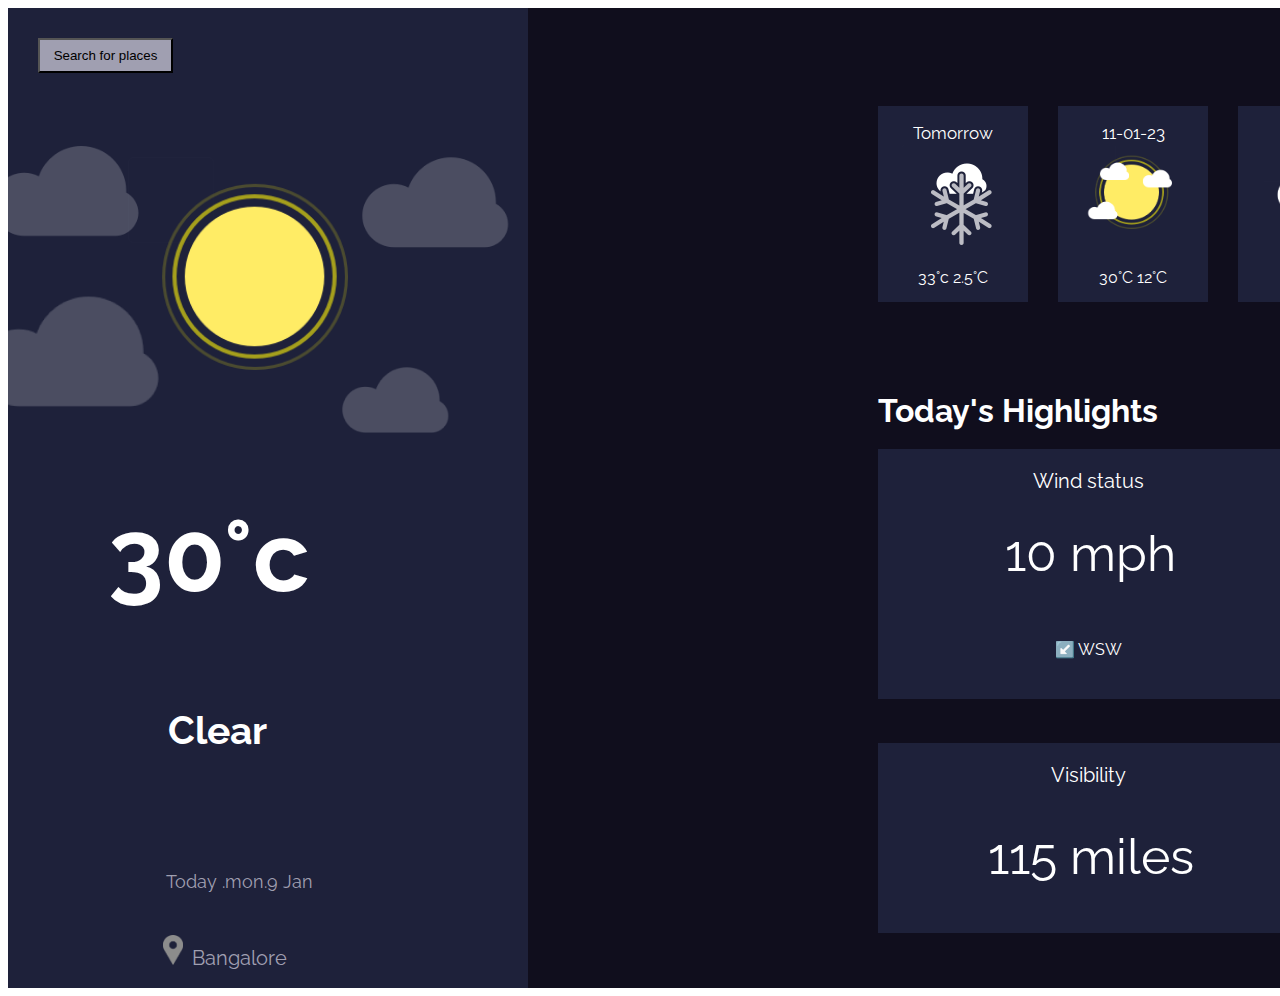
<file: index.html>
<!DOCTYPE html>
<html>
  <head>
    <meta name="viewport" content="width=device-width" />
    <link
      href="https://fonts.googleapis.com/css2?family=Raleway:wght@200;300;500&display=swap"
      rel="stylesheet"
    />
    <link rel="stylesheet" href="style.css" />

    <title>Weather app</title>
  </head>
  <body>
    <div class="whole-container">
      <div class="left-sidebar-grid">
        <div class="side-bar">
          <button class="search-button">Search for places</button>
        </div>
        <div class="image-bar">
          <img
            src="/images/Cloud-background.png"
            alt="img"
            class="background-img"
          />
          <img src="/images/Clear.png" alt="image" class="img-changing" />
        </div>
        <div class="degree-space"><h1 class="left-degree-text">30°c</h1></div>
        <div class="condition-space">
          <h2 class="left-condition-space-text">Clear</h2>
        </div>
        <div class="location-space">
          <p class="today-date">Today .mon.9 Jan</p>
          <img
            src="/images/mainlocation.png"
            alt="image"
            class="location-image"
          />
          <p class="location-text">Bangalore</p>
        </div>
      </div>
      <div class="left-sidebar-grid-for-search">
        <button class="close-button">x</button>
        <div class="search-items">
          <input
            type="text"
            placeholder="🔍 Search location"
            class="search-textbox"
          />
          <button class="search-button-nextpage">Search</button>
        </div>
        <div class="list-box">
          <div><button class="bangalore-button">Bangalore</button></div>
          <div><button class="chennai-button">Chennai</button></div>
          <div><button class="hydrabad-button">Hydrabad</button></div>
        </div>
      </div>
      <div class="right-freespace">
        <div class="celcias-buttons">
          <div class="logo-celcias"><button class="cel-button">°C</button></div>
          <div class="logo-farenheet">
            <button class="faren-button">°F</button>
          </div>
        </div>
        <div class="info-top">
          <div class="item-1">
            <p class="inside-info-top">Tomorrow</p>
            <img src="/images/Hail.png" alt="image" class="tomorrow-image" />
            <p class="inside-info-cel">33°c 2.5°C</p>
          </div>
          <div class="item-2">
            <p class="inside-info-top1">11-01-23</p>
            <img
              src="/images/LightCloud.png"
              alt="image"
              class="day-after-day1"
            />
            <p class="inside-info-cel1">30°C 12°C</p>
          </div>
          <div class="item-3">
            <p class="inside-info-top2">12-01-23</p>
            <img src="/images/Snow.png" alt="image" class="day-after-day2" />
            <p class="inside-info-cel2">38°C 5°C</p>
          </div>
          <div class="item-4">
            <p class="inside-info-top3">13-01-23</p>
            <img
              src="/images/Thunderstorm.png"
              alt="image"
              class="day-after-day3"
            />
            <p class="inside-info-cel3">34°C 23°C</p>
          </div>
          <div class="item-5">
            <p class="inside-info-top4">14-01-23</p>
            <img src="/images/Sleet.png" alt="image" class="day-after-day4" />
            <p class="inside-info-cel4">23°C 1.2°C</p>
          </div>
        </div>
        <div class="header">
          <h1 class="header-today">Today's Highlights</h1>
        </div>
        <div class="bottom-first">
          <div class="bottom-first-box">
            <p class="wind-status">Wind status</p>
            <p class="speed">10 mph</p>
            <p class="navi-symbol">↙️ WSW</p>
          </div>
          <div class="bottom-first-second-box">
            <p class="text-humidity">Humidity</p>
            <p class="text-percentage">64%</p>
            <progress value="80" max="100" class="percentage-symbol">
              55
            </progress>
          </div>
        </div>
        <div class="bottom-second">
          <div class="bottom-first-grid">
            <p class="visibility-text">Visibility</p>
            <p class="visi-text">115 miles</p>
          </div>
          <div class="bottom-second-grid">
            <p class="air-text">Air pressure</p>
            <p class="air-text-count">1015 mb</p>
          </div>
        </div>
      </div>
    </div>
    <script src="script.js"></script>
  </body>
</html>
</file>
<file: style.css>
button {
  background-color: #a09fb1;
}
h1,
h2,
p {
  color: white;
  font-family: "Raleway", serif;
}
.whole-container {
  display: grid;
  grid-template-columns: 520px auto;
}
.left-sidebar-grid {
  display: grid;
  background-color: #1e213a;
  grid-template-rows: 10% 30% 25% 20% 15%;
  height: 980px;
}
.left-sidebar-grid-for-search {
  display: none;
  background-color: #1e213a;
  grid-template-rows: 5% 10% 30%;
  height: 980px;
  width: 100%;
}
.close-button {
  width: 40px;
  height: 34px;
  font-size: 15px;
  margin-left: 81.5%;
  margin-top: 2%;
}
.close-button:hover {
  cursor: pointer;
  background-color: #d1e6eb;
}
.search-items {
  display: grid;
  grid-template-columns: 60% 1fr;
}
.search-textbox {
  background-color: #1e213a;
  font-weight: 200px;
  padding-left: 20px;
  width: 250px;
  border: 2px solid #a09fb1;
  color: white;
  font-size: 15px;
  height: 38px;
  margin-left: 70px;
  margin-top: 20px;
}

.search-button-nextpage {
  width: 95px;
  font-size: 16px;
  color: white;
  background-color: #4064f5;
  height: 44px;
  margin-left: 52px;
  margin-top: 20px;
}
.list-box {
  display: grid;
  grid-template-rows: 23% 23% 23%;
}
.bangalore-button {
  background-color: #1e213a;
  color: #a09fb1;
  border-color: #a09fb1;
  text-align: start;
  width: 370px;
  font-size: 17px;
  font-weight: bold;
  border: 0;
  height: 60px;
  margin-left: 70px;
}
.chennai-button {
  background-color: #1e213a;
  color: #a09fb1;
  border-color: #a09fb1;
  text-align: start;
  width: 370px;
  border: 0;
  font-size: 17px;
  font-weight: bold;
  height: 60px;
  margin-left: 70px;
}
.hydrabad-button {
  background-color: #1e213a;
  color: #a09fb1;
  border-color: #a09fb1;
  text-align: start;
  font-size: 17px;
  font-weight: bold;
  border: 0;
  width: 370px;
  height: 60px;
  margin-left: 70px;
}
.bangalore-button:hover,
.chennai-button:hover,
.hydrabad-button:hover {
  border: 2px solid;
  border-color: #a09fb1;
  cursor: pointer;
}
.right-freespace {
  background-color: #100e1d;
  display: grid;
  grid-template-rows: 10% 20% 15% 28% 1fr;
}

.celcias-buttons {
  display: grid;
  grid-template-columns: 45px 50px;
  justify-content: end;
  margin-right: 120px;
  margin-right: 277px;
}
.info-top {
  display: grid;
  grid-template-columns: 160px 160px 160px 160px 160px;
  grid-column-gap: 20px;
  width: max-content;
  margin-left: 350px;
}
.header {
  margin-left: 350px;
  margin-bottom: 10px;
  margin-top: -10px;
}
.header-today {
  margin-top: 100px;
}
.bottom-first {
  display: grid;
  grid-template-columns: 420px 420px;
  width: 58.5%;
  height: 250px;
  margin-left: 350px;
  column-gap: 40px;
}
.bottom-first-box {
  background-color: #1e213a;
  display: grid;
  grid-template-rows: 30% 40% 30%;
}
.bottom-first-second-box {
  background-color: #1e213a;
  display: grid;
  grid-template-rows: 30% 40% 30%;
}
.bottom-second {
  display: grid;
  grid-template-columns: 420px 420px;
  width: 58.5%;
  margin-left: 350px;
  column-gap: 40px;
  height: 190px;
  margin-top: 20px;
}
.bottom-first-grid {
  display: grid;
  background-color: #1e213a;
  grid-template-rows: 0.5fr 1fr;
}
.bottom-second-grid {
  display: grid;
  background-color: #1e213a;
  grid-template-rows: 0.5fr 1fr;
}
.search-button {
  width: 135px;
  height: 35px;
  margin-left: 30px;
  margin-top: 30px;
}
.search-button:hover {
  cursor: pointer;
  background-color: #d1e6eb;
}
.background-img {
  width: 595px;
  padding-right: 100px;
  margin-left: -65px;
  margin-right: 0;
  opacity: 0.2;
}
.img-changing {
  width: 220px;
  margin-bottom: 500px;
  margin-top: -280px;
  margin-left: 120px;
}
.degree-space {
  font-size: 50px;
  margin-left: 100px;
  margin-top: 30px;
}
.condition-space {
  color: #a09fb1;
  font-size: 26px;
  margin-left: 160px;
  margin-top: 30px;
}
.today-date {
  color: #a09fb1;
  font-size: 18px;
  margin-left: 158px;
  margin-top: 30px;
}
.location-image {
  width: 20px;
  margin-left: 155px;
  margin-top: 25px;
  display: inline-block;
}
.location-text {
  color: #a09fb1;
  font-size: 20px;
  display: inline-block;
  margin-left: 5px;
  margin-bottom: 0;
  padding-top: 10px;
}
.cel-button {
  background-color: white;
  height: 40px;
  width: 37px;
  border-radius: 30px;
  text-align: center;
  font-size: 18px;
  font-weight: 80px;
  margin-top: 30px;
}
.cel-button:hover {
  cursor: pointer;
  background-color: #a09fb1;
}
.cel-button:active {
  background-color: #a09fb1;
}
.faren-button {
  background-color: white;
  height: 40px;
  width: 37px;
  border-radius: 30px;
  text-align: center;
  font-size: 18px;
  font-weight: 80px;
  margin-top: 29px;
  margin-left: 0;
}
.faren-button:hover {
  cursor: pointer;
  background-color: #a09fb1;
}
.item-1 {
  background-color: #1e213a;
  width: 150px;
  display: grid;
  grid-template-rows: 20% 60% 20%;
}
.item-2 {
  background-color: #1e213a;
  width: 150px;
  display: grid;
  grid-template-rows: 20% 60% 20%;
}
.item-3 {
  background-color: #1e213a;
  width: 150px;
  display: grid;
  grid-template-rows: 20% 60% 20%;
}
.item-4 {
  background-color: #1e213a;
  width: 150px;
  display: grid;
  grid-template-rows: 20% 60% 20%;
}
.item-5 {
  background-color: #1e213a;
  width: 150px;
  display: grid;
  grid-template-rows: 20% 60% 20%;
}
.inside-info-top {
  font-size: 17px;
  text-align: center;
  margin-bottom: 5px;
}
.tomorrow-image {
  width: 90px;
  padding-left: 24px;
  padding-bottom: 5px;
}
.inside-info-cel {
  margin-top: 5px;
  text-align: center;
}
.inside-info-top1 {
  font-size: 17px;
  text-align: center;
  margin-bottom: 5px;
}
.day-after-day1 {
  width: 90px;
  padding-left: 24px;
  padding-bottom: 5px;
}
.inside-info-cel1 {
  margin-top: 5px;
  text-align: center;
}
.inside-info-top2 {
  font-size: 17px;
  text-align: center;
  margin-bottom: 5px;
}
.day-after-day2 {
  width: 90px;
  padding-left: 24px;
  padding-bottom: 5px;
}
.inside-info-cel2 {
  margin-top: 5px;
  text-align: center;
}
.inside-info-top3 {
  font-size: 17px;
  text-align: center;
  margin-bottom: 5px;
}
.day-after-day3 {
  width: 90px;
  padding-left: 24px;
  padding-bottom: 5px;
}
.inside-info-cel3 {
  margin-top: 5px;
  text-align: center;
}
.inside-info-top4 {
  font-size: 17px;
  text-align: center;
  margin-bottom: 5px;
}
.day-after-day4 {
  width: 90px;
  padding-left: 24px;
  padding-bottom: 5px;
}
.inside-info-cel4 {
  margin-top: 5px;
  text-align: center;
}
.wind-status {
  font-size: 20px;
  text-align: center;
}
.speed {
  font-size: 50px;
  margin-top: 0;
  margin-bottom: 0;
  margin-left: 5px;
  text-align: center;
}
.navi-symbol {
  /* margin-top: 0; */
  text-align: center;
}
.text-humidity {
  font-size: 20px;
  text-align: center;
}
.text-percentage {
  font-size: 50px;
  margin-top: 0;
  margin-bottom: 0;
  margin-left: 5px;
  text-align: center;
}
.percentage-symbol {
  margin-left: 125px;
  accent-color: yellow;
  margin-top: 20px;
}
.visibility-text {
  font-size: 20px;
  text-align: center;
}
.visi-text {
  font-size: 50px;
  margin-top: 20px;
  margin-bottom: 0;
  margin-left: 5px;
  text-align: center;
}
.air-text {
  font-size: 20px;
  text-align: center;
}
.air-text-count {
  font-size: 50px;
  margin-top: 20px;
  margin-bottom: 0;
  margin-left: 5px;
  text-align: center;
}

@media only Screen and (max-width: 600px) {
  .whole-container {
    display: flex;
    flex-direction: column;
    width: 620px;
  }
  .left-sidebar-grid {
    width: 100%;
    padding-left: 30px;
  }
  .right-freespace {
    margin-bottom: 6px;
    width: 100%;
    padding-left: 30px;
  }
  .celcias-buttons {
    margin-left: -100px;
    display: flex;
    flex-direction: row;
    padding-right: 5px;
    height: 150px;
    margin-right: 10px;
  }
  .info-top {
    display: flex;
    flex-direction: column;
    justify-content: center;
    margin-left: 200px;
    margin-bottom: -411px;
    padding-bottom: 100px;
  }
  .header {
    margin-left: 5px;
    margin-top: 328px;
  }
  .bottom-first {
    display: flex;
    flex-direction: column;
    column-gap: 20px;
    margin-left: 117px;
    margin-top: 220px;
  }
  .bottom-second {
    display: flex;
    flex-direction: column;
    margin-left: 120px;
    margin-top: 88px;
    padding-top: 50px;
  }
  .item-1,
  .item-2,
  .item-3,
  .item-4,
  .item-5 {
    border: 1px solid #a09fb1;
  }
  .bottom-first-box,
  .bottom-first-second-box {
    border: 1px solid #a09fb1;
  }
  .bottom-first-grid,
  .bottom-second-grid {
    border: 1px solid #a09fb1;
  }
}
</file>
